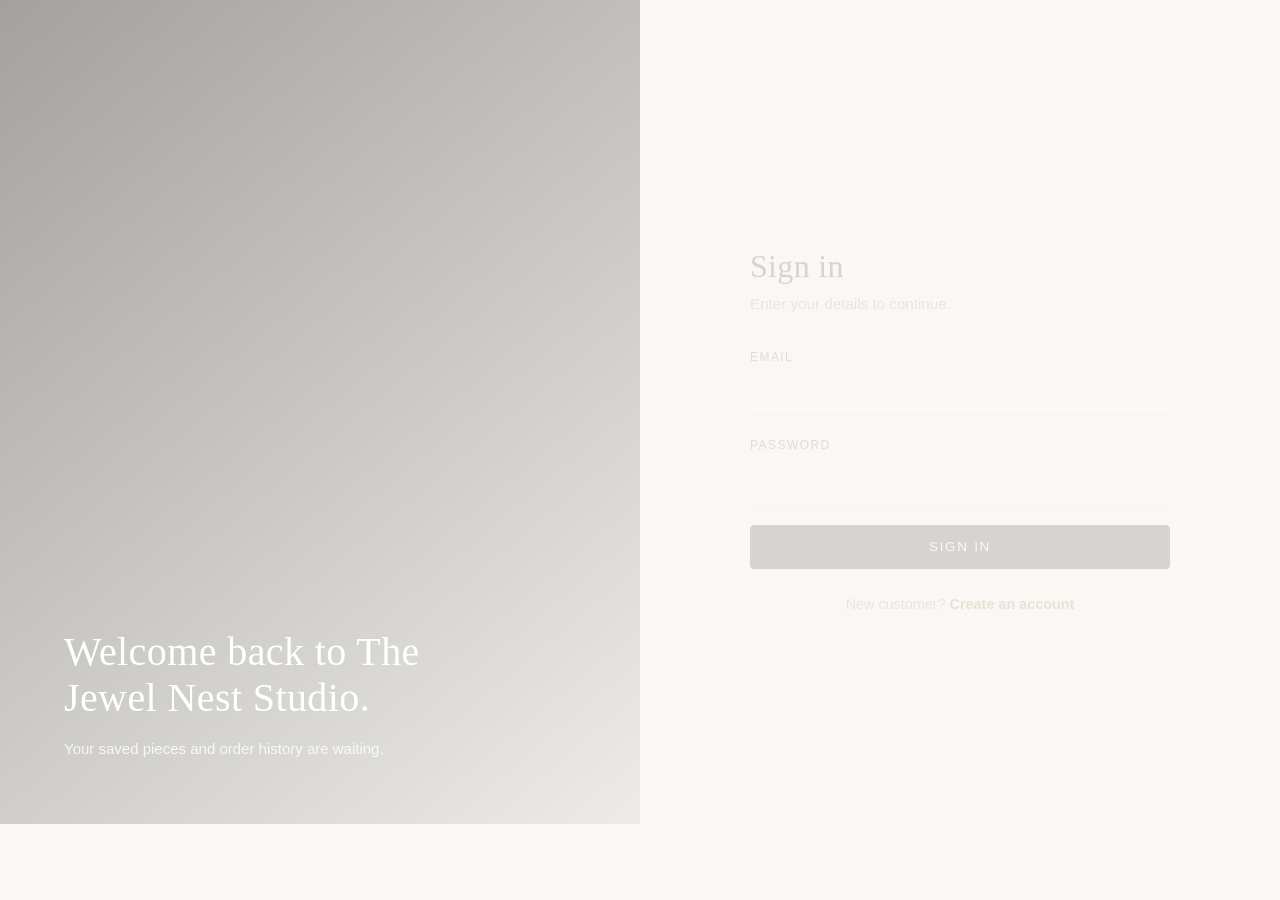
<file: frontend/admin.html>
<!DOCTYPE html>
<html lang="en">
<head>
  <meta charset="UTF-8">
  <meta name="viewport" content="width=device-width, initial-scale=1.0">
  <title>Admin — The Jewel Nest Studio</title>
  <link href="https://fonts.googleapis.com/css2?family=Cormorant+Garamond:wght@400;500;600&display=swap" rel="stylesheet">
  <link rel="stylesheet" href="css/style.css">
  <link rel="stylesheet" href="css/admin.css">
</head>
<body>
  <div id="header-slot"></div>

  <div class="admin-shell">
    <aside class="admin-sidebar">
      <h4>Admin</h4>
      <nav>
        <a href="#dashboard" class="admin-nav active" data-tab="dashboard">Dashboard</a>
        <a href="#products"  class="admin-nav" data-tab="products">Products</a>
        <a href="#orders"    class="admin-nav" data-tab="orders">Orders</a>
        <a href="#expenses"  class="admin-nav" data-tab="expenses">Expenses</a>
      </nav>
    </aside>

    <main class="admin-main">
      <!-- Dashboard -->
      <section id="tab-dashboard" class="admin-tab">
        <h2>Dashboard</h2>
        <div class="stats-grid" id="stats-grid"></div>
        <div class="admin-section">
          <header><h3>Recent Orders</h3></header>
          <div id="recent-orders"></div>
        </div>
      </section>

      <!-- Products -->
      <section id="tab-products" class="admin-tab" hidden>
        <h2>Products</h2>
        <div class="admin-section">
          <header>
            <h3 id="product-form-title">Add Product</h3>
            <button class="btn btn-sm btn-outline" id="reset-product-form" type="button">Reset</button>
          </header>
          <form id="product-form">
            <input type="hidden" name="id">
            <div style="display:grid;grid-template-columns:1fr 1fr;gap:1rem">
              <div class="field"><label>Name</label><input name="name" required></div>
              <div class="field"><label>Category</label><input name="category" required></div>
              <div class="field"><label>Price (USD)</label><input name="price" type="number" min="0" step="0.01" required></div>
              <div class="field"><label>Stock</label><input name="stock" type="number" min="0" value="0" required></div>
              <div class="field"><label>Material</label><input name="material" placeholder="e.g. 18k Gold"></div>
              <div class="field"><label>Image</label><input name="image" type="file" accept="image/*"></div>
            </div>
            <div class="field"><label>Description</label><textarea name="description" rows="3"></textarea></div>
            <div class="error-text" id="product-form-error"></div>
            <button class="btn btn-gold" type="submit">Save Product</button>
          </form>
        </div>

        <div class="admin-section">
          <header><h3>All Products</h3></header>
          <div class="table-wrap"><table class="data" id="products-table">
            <thead><tr><th>Image</th><th>Name</th><th>Category</th><th>Price</th><th>Stock</th><th></th></tr></thead>
            <tbody></tbody>
          </table></div>
        </div>
      </section>

      <!-- Orders -->
      <section id="tab-orders" class="admin-tab" hidden>
        <h2>Orders</h2>
        <div class="admin-section">
          <div class="table-wrap"><table class="data" id="orders-table">
            <thead><tr><th>#</th><th>Customer</th><th>Items</th><th>Total</th><th>Status</th><th>Placed</th><th></th></tr></thead>
            <tbody></tbody>
          </table></div>
        </div>
      </section>

      <!-- Expenses -->
      <section id="tab-expenses" class="admin-tab" hidden>
        <h2>Expense Tracker</h2>

        <div class="stats-grid" id="exp-summary"></div>

        <div class="admin-section">
          <header><h3>Add Expense</h3></header>
          <form id="expense-form" style="display:grid;grid-template-columns:repeat(4,1fr);gap:1rem;align-items:end">
            <div class="field"><label>Type</label><input name="expense_type" required placeholder="Rent, Utilities…"></div>
            <div class="field"><label>Amount</label><input name="amount" type="number" min="0" step="0.01" required></div>
            <div class="field"><label>Date</label><input name="expense_date" type="date" required></div>
            <div class="field"><label>Note</label><input name="note" placeholder="Optional"></div>
            <button class="btn btn-gold" type="submit" style="grid-column:1/-1;justify-self:start">Add Expense</button>
          </form>
        </div>

        <div class="admin-section">
          <header>
            <h3>Monthly Summary</h3>
            <select id="exp-year" style="padding:.5rem .75rem;border:1px solid var(--line);border-radius:var(--radius)"></select>
          </header>
          <div id="monthly-bars" class="monthly-bars"></div>
        </div>

        <div class="admin-section">
          <header><h3>All Expenses</h3></header>
          <div class="table-wrap"><table class="data" id="expense-table">
            <thead><tr><th>Date</th><th>Type</th><th>Amount</th><th>Note</th><th></th></tr></thead>
            <tbody></tbody>
          </table></div>
        </div>
      </section>
    </main>
  </div>

  <style>
    .monthly-bars { display: grid; grid-template-columns: repeat(12, 1fr); gap: .5rem; align-items: end; height: 220px; padding: 1rem 0; }
    .monthly-bars .bar {
      background: linear-gradient(to top, var(--gold-deep), var(--gold));
      border-radius: var(--radius) var(--radius) 0 0;
      position: relative; min-height: 4px;
      display: flex; flex-direction: column; align-items: center; justify-content: flex-end;
      transition: opacity .2s;
    }
    .monthly-bars .bar:hover { opacity: .85; }
    .monthly-bars .bar span.label {
      position: absolute; bottom: -22px; font-size: .7rem; color: var(--muted);
    }
    .monthly-bars .bar span.value {
      position: absolute; top: -20px; font-size: .7rem; color: var(--ink-soft); font-weight: 600;
    }
  </style>

  <script src="js/api.js"></script>
  <script src="js/admin.js"></script>
</body>
</html>
</file>
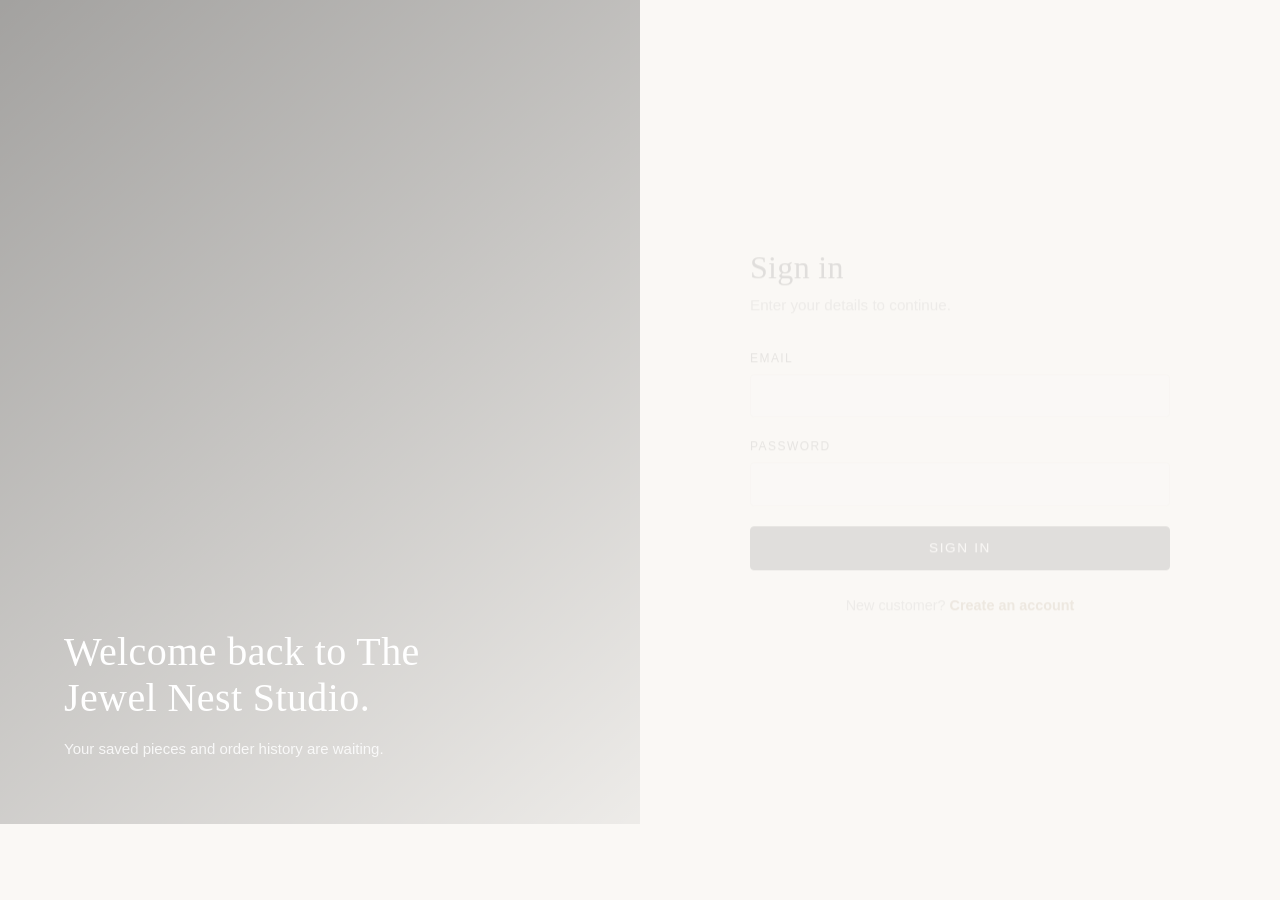
<file: frontend/cart.html>
<!DOCTYPE html>
<html lang="en">
<head>
  <meta charset="UTF-8">
  <meta name="viewport" content="width=device-width, initial-scale=1.0">
  <title>Cart — The Jewel Nest Studio</title>
  <link href="https://fonts.googleapis.com/css2?family=Cormorant+Garamond:wght@400;500;600&display=swap" rel="stylesheet">
  <link rel="stylesheet" href="css/style.css">
  <style>
    .cart-grid {
      display: grid;
      grid-template-columns: 1fr 360px;
      gap: 2.5rem;
      padding: 3rem 0;
    }
    .cart-row {
      display: grid;
      grid-template-columns: 100px 1fr auto auto auto;
      gap: 1.25rem;
      align-items: center;
      padding: 1.25rem;
      background: #fff;
      border-radius: var(--radius-lg);
      margin-bottom: 1rem;
      border: 1px solid var(--line);
    }
    .cart-row img {
      width: 100px; height: 100px; object-fit: cover;
      border-radius: var(--radius);
    }
    .cart-row-info h4 { font-family: var(--serif); font-size: 1.1rem; margin-bottom: .25rem; }
    .cart-row-info .muted { color: var(--muted); font-size: .85rem; }
    .qty-control {
      display: flex; align-items: center;
      border: 1px solid var(--line); border-radius: var(--radius);
    }
    .qty-control button {
      width: 32px; height: 36px; background: transparent;
      border: none; cursor: pointer; font-size: 1.1rem;
    }
    .qty-control input {
      width: 50px; height: 36px; text-align: center;
      border: none; border-left: 1px solid var(--line);
      border-right: 1px solid var(--line); -moz-appearance: textfield;
    }
    .qty-control input::-webkit-outer-spin-button,
    .qty-control input::-webkit-inner-spin-button {
      -webkit-appearance: none; margin: 0;
    }
    .line-total { font-weight: 600; color: var(--gold-deep); min-width: 80px; text-align: right; }
    .remove-btn {
      background: transparent; border: none; font-size: 1.5rem;
      color: var(--muted); cursor: pointer;
    }
    .remove-btn:hover { color: var(--error); }

    .cart-summary {
      background: #fff;
      border: 1px solid var(--line);
      border-radius: var(--radius-lg);
      padding: 1.75rem;
      align-self: start;
      position: sticky;
      top: calc(var(--header-h) + 1rem);
    }
    .cart-summary h3 { margin-bottom: 1rem; }
    .cart-summary .row {
      display: flex; justify-content: space-between;
      padding: .5rem 0;
    }
    .cart-summary .muted { color: var(--muted); }
    .cart-summary .total {
      font-weight: 600; font-size: 1.15rem; padding: 1rem 0;
      border-top: 1px solid var(--line); margin-top: .5rem;
    }
    .cart-summary .btn-block { margin-top: 1rem; }
    @media (max-width: 800px) {
      .cart-grid { grid-template-columns: 1fr; gap: 1.5rem; padding: 1.5rem 0; }
      .cart-row { grid-template-columns: 80px 1fr auto; }
      .cart-row .qty-control, .cart-row .line-total { grid-column: 2 / 4; justify-self: start; }
    }
  </style>
</head>
<body>
  <div id="header-slot"></div>
  <main class="container">
    <h1 style="padding-top:2.5rem">Your Cart</h1>
    <div id="cart-root"></div>
  </main>
  <div id="footer-slot"></div>
  <script src="js/api.js"></script>
  <script src="js/cart.js"></script>
</body>
</html>
</file>
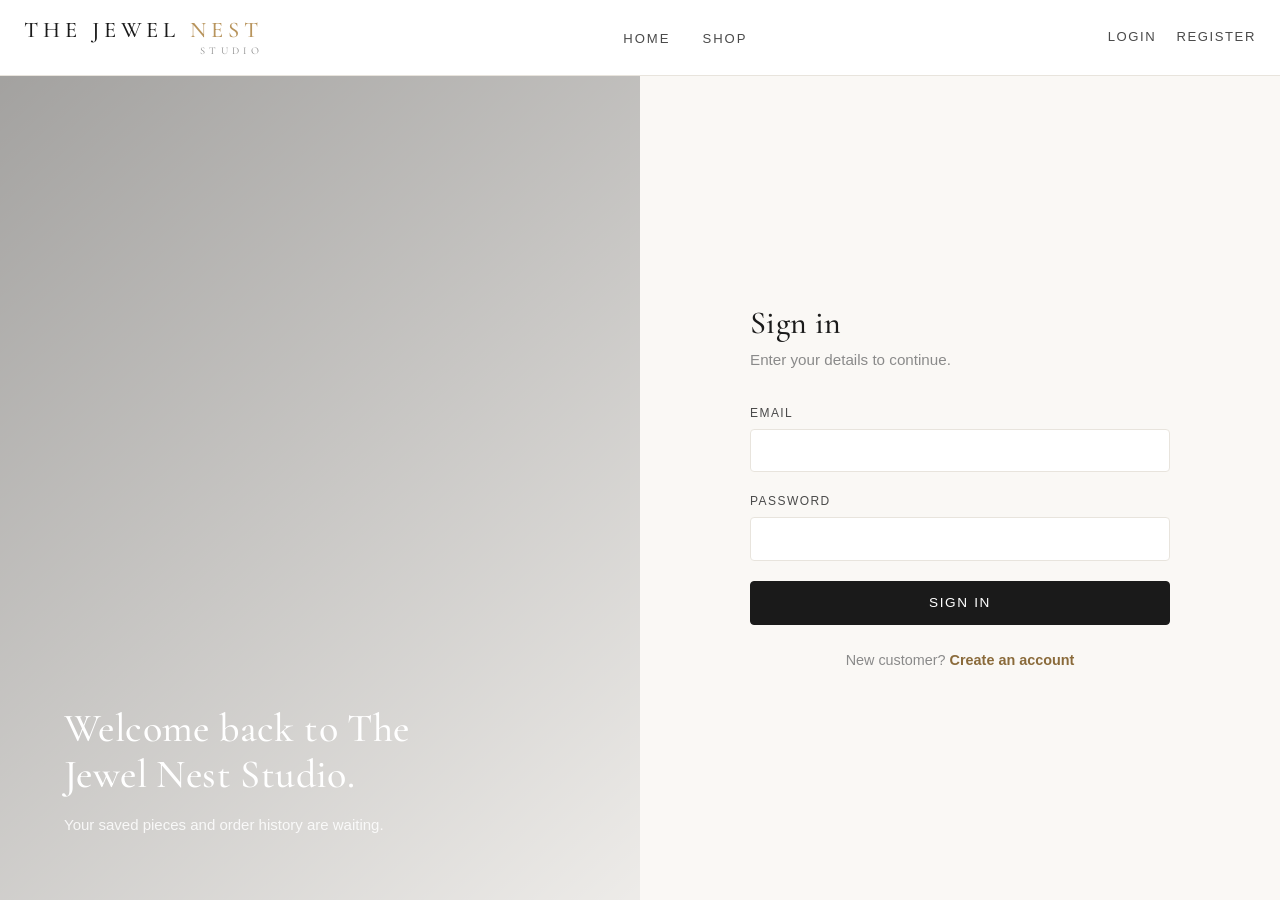
<file: frontend/checkout.html>
<!DOCTYPE html>
<html lang="en">
<head>
  <meta charset="UTF-8">
  <meta name="viewport" content="width=device-width, initial-scale=1.0">
  <title>Checkout — The Jewel Nest Studio</title>
  <link href="https://fonts.googleapis.com/css2?family=Cormorant+Garamond:wght@400;500;600&display=swap" rel="stylesheet">
  <link rel="stylesheet" href="css/style.css">
  <style>
    .co-grid { display: grid; grid-template-columns: 1fr 380px; gap: 2.5rem; padding: 3rem 0; }
    .co-form, #checkout-summary {
      background: #fff; border: 1px solid var(--line); border-radius: var(--radius-lg);
      padding: 1.75rem;
    }
    .co-form h3, #checkout-summary h3 { margin-bottom: 1.25rem; }
    .co-items { list-style: none; }
    .co-items li {
      display: grid; grid-template-columns: 60px 1fr auto;
      gap: 1rem; align-items: center; padding: .8rem 0;
      border-bottom: 1px solid var(--line);
    }
    .co-items img { width: 60px; height: 60px; object-fit: cover; border-radius: var(--radius); }
    .co-items .muted { color: var(--muted); font-size: .8rem; }
    #checkout-summary .row {
      display: flex; justify-content: space-between; padding: 1rem 0;
      font-weight: 600; font-size: 1.05rem; margin-top: .5rem;
    }
    .pay-options { display: grid; grid-template-columns: repeat(3, 1fr); gap: .5rem; }
    .pay-options label {
      border: 1px solid var(--line); padding: .8rem; border-radius: var(--radius);
      text-align: center; cursor: pointer; font-size: .85rem;
      letter-spacing: .1em; text-transform: uppercase; transition: all .2s;
    }
    .pay-options input { display: none; }
    .pay-options input:checked + span {
      color: var(--gold-deep); font-weight: 600;
    }
    .pay-options label:has(input:checked) {
      border-color: var(--gold); background: var(--gold-soft);
    }
    @media (max-width: 800px) { .co-grid { grid-template-columns: 1fr; padding: 1.5rem 0; } }
  </style>
</head>
<body>
  <div id="header-slot"></div>
  <main class="container">
    <h1 style="padding-top:2.5rem">Checkout</h1>
    <div class="co-grid">
      <form class="co-form" id="checkout-form">
        <h3>Shipping & Payment</h3>
        <div class="field">
          <label>Delivery Address</label>
          <textarea name="address" required minlength="5" placeholder="Street, City, ZIP"></textarea>
        </div>
        <div class="field">
          <label>Phone</label>
          <input name="phone" type="tel" required>
        </div>
        <div class="field">
          <label>Payment Method</label>
          <div class="pay-options">
            <label><input type="radio" name="payment_method" value="cod" checked><span>Cash on Delivery</span></label>
            <label><input type="radio" name="payment_method" value="card"><span>Card</span></label>
            <label><input type="radio" name="payment_method" value="upi"><span>UPI</span></label>
          </div>
          <div class="helper">Payment is simulated for this demo — no charge will be made.</div>
        </div>
        <div class="error-text" id="co-error"></div>
        <button class="btn btn-gold btn-block" type="submit">Place Order</button>
      </form>

      <aside id="checkout-summary"></aside>
    </div>
  </main>
  <div id="footer-slot"></div>
  <script src="js/api.js"></script>
  <script src="js/checkout.js"></script>
</body>
</html>
</file>
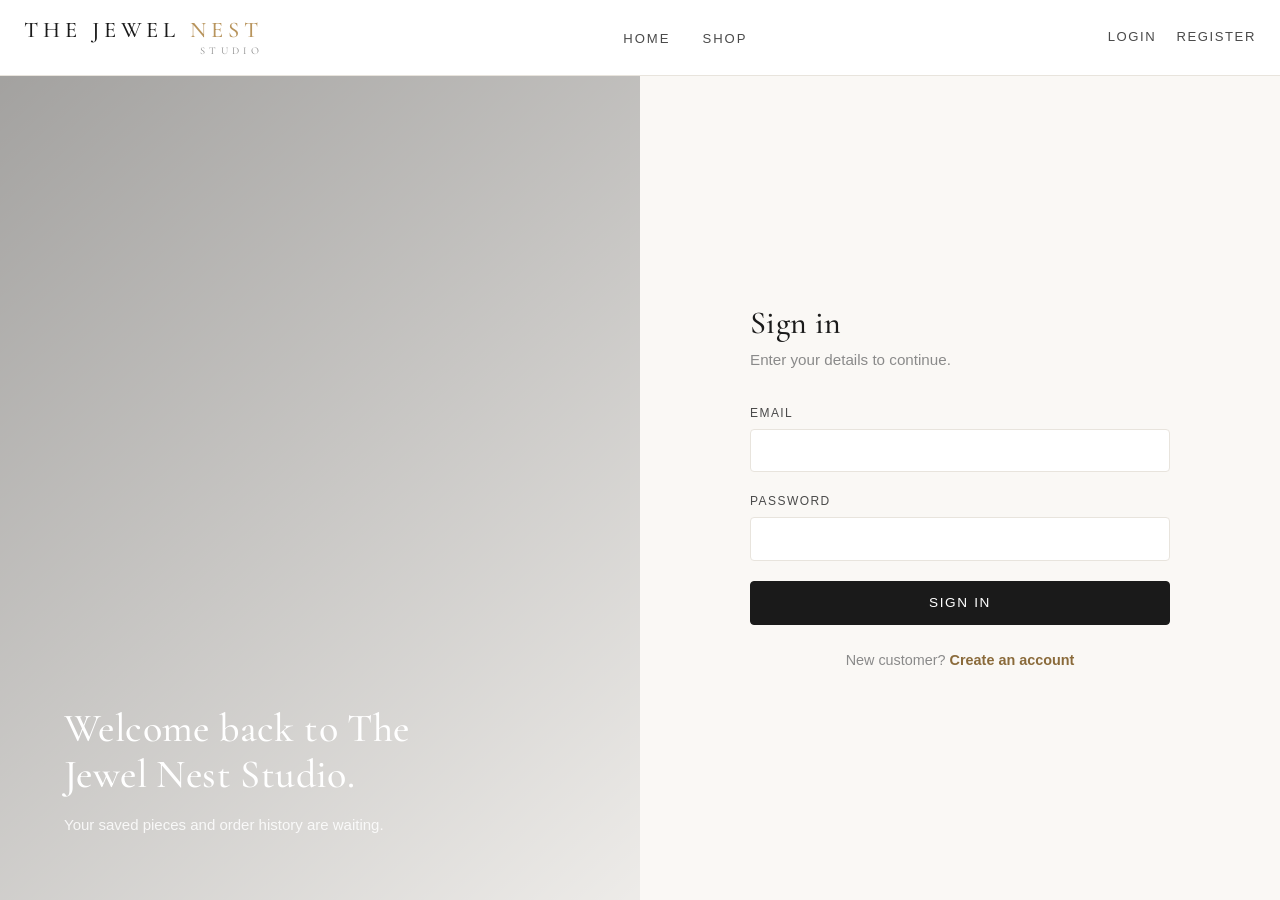
<file: frontend/login.html>
<!DOCTYPE html>
<html lang="en">
<head>
  <meta charset="UTF-8">
  <meta name="viewport" content="width=device-width, initial-scale=1.0">
  <title>Login — The Jewel Nest Studio</title>
  <link href="https://fonts.googleapis.com/css2?family=Cormorant+Garamond:wght@400;500;600&display=swap" rel="stylesheet">
  <link rel="stylesheet" href="css/style.css">
  <link rel="stylesheet" href="css/auth.css">
</head>
<body>
  <div id="header-slot"></div>

  <div class="auth-wrap">
    <div class="auth-art">
      <div>
        <h2>Welcome back to The Jewel Nest Studio.</h2>
        <p>Your saved pieces and order history are waiting.</p>
      </div>
    </div>
    <div class="auth-form-wrap">
      <form class="auth-form" id="login-form">
        <h1>Sign in</h1>
        <p class="sub">Enter your details to continue.</p>

        <div class="field">
          <label for="email">Email</label>
          <input type="email" id="email" name="email" required autocomplete="email">
        </div>
        <div class="field">
          <label for="password">Password</label>
          <input type="password" id="password" name="password" required autocomplete="current-password">
        </div>
        <div class="error-text" id="form-error"></div>
        <button type="submit" class="btn btn-block">Sign In</button>
        <div class="swap">New customer? <a href="register.html">Create an account</a></div>
      </form>
    </div>
  </div>

  <script src="js/api.js"></script>
  <script>document.addEventListener('DOMContentLoaded', () => renderHeader());</script>
  <script src="js/auth.js"></script>
</body>
</html>
</file>
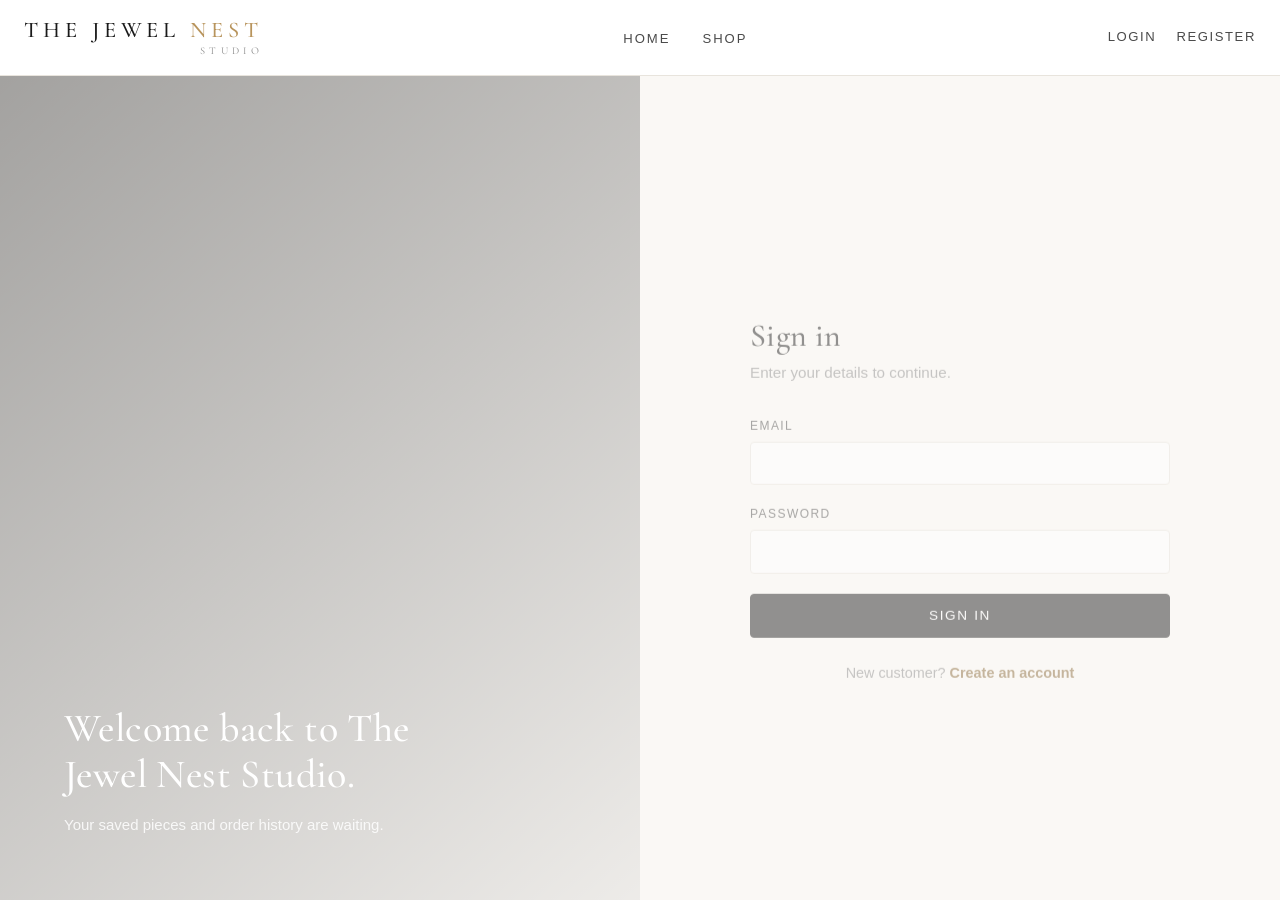
<file: frontend/orders.html>
<!DOCTYPE html>
<html lang="en">
<head>
  <meta charset="UTF-8">
  <meta name="viewport" content="width=device-width, initial-scale=1.0">
  <title>My Orders — The Jewel Nest Studio</title>
  <link href="https://fonts.googleapis.com/css2?family=Cormorant+Garamond:wght@400;500;600&display=swap" rel="stylesheet">
  <link rel="stylesheet" href="css/style.css">
  <style>
    .order-card {
      background: #fff; border: 1px solid var(--line); border-radius: var(--radius-lg);
      padding: 1.5rem; margin-bottom: 1.25rem;
    }
    .order-card header {
      display: flex; justify-content: space-between; align-items: center;
      padding-bottom: 1rem; border-bottom: 1px solid var(--line); margin-bottom: 1rem;
    }
    .order-card .small { font-size: .8rem; }
    .order-card .muted { color: var(--muted); }
    .order-items { display: flex; flex-direction: column; gap: .5rem; }
    .order-item {
      display: flex; justify-content: space-between;
      font-size: .9rem; color: var(--ink-soft);
    }
    .order-card footer {
      display: flex; justify-content: space-between; align-items: flex-end;
      padding-top: 1rem; margin-top: 1rem; border-top: 1px solid var(--line);
    }
  </style>
</head>
<body>
  <div id="header-slot"></div>
  <main class="container">
    <h1 style="padding-top:2.5rem;margin-bottom:2rem">My Orders</h1>
    <div id="orders-root"></div>
  </main>
  <div id="footer-slot"></div>
  <script src="js/api.js"></script>
  <script src="js/orders.js"></script>
</body>
</html>
</file>
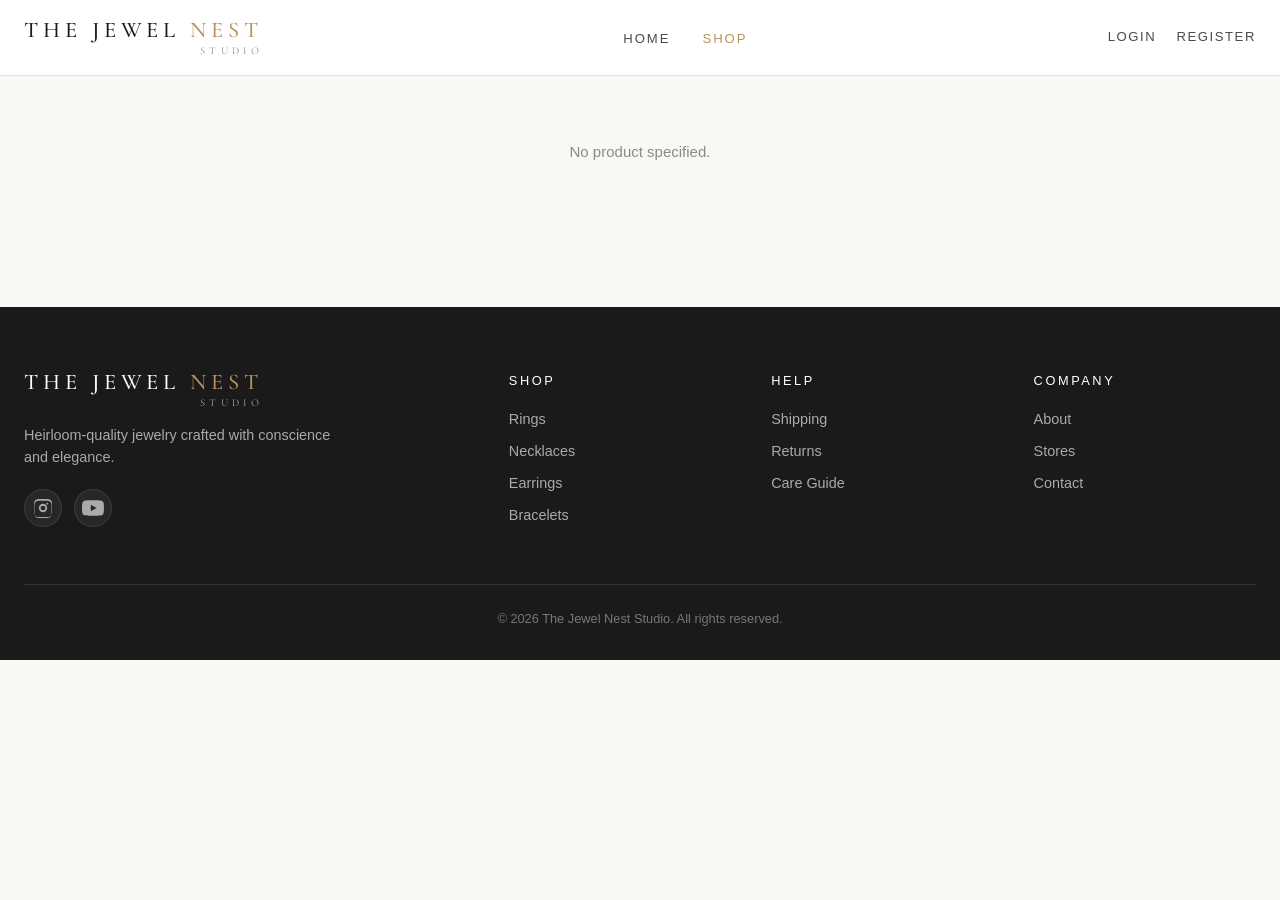
<file: frontend/product-details.html>
<!DOCTYPE html>
<html lang="en">
<head>
  <meta charset="UTF-8">
  <meta name="viewport" content="width=device-width, initial-scale=1.0">
  <title>Product — The Jewel Nest Studio</title>
  <link href="https://fonts.googleapis.com/css2?family=Cormorant+Garamond:wght@400;500;600&display=swap" rel="stylesheet">
  <link rel="stylesheet" href="css/style.css">
  <style>
    .pd-grid {
      display: grid;
      grid-template-columns: 1fr 1fr;
      gap: 4rem;
      padding: 3rem 0;
    }
    .pd-img {
      background: var(--gold-soft);
      border-radius: var(--radius-lg);
      overflow: hidden;
      aspect-ratio: 1;
    }
    .pd-img img { width: 100%; height: 100%; object-fit: cover; }
    .pd-info .cat {
      font-size: .75rem; letter-spacing: .2em;
      text-transform: uppercase; color: var(--muted); margin-bottom: .75rem;
    }
    .pd-info h1 { margin-bottom: 1rem; }
    .rating-line {
      color: var(--gold-deep); font-weight: 600;
      margin-bottom: 1rem; font-size: .95rem;
    }
    .rating-line span { color: var(--muted); font-weight: 400; }
    .pd-price {
      font-family: var(--serif); font-size: 2rem;
      color: var(--gold-deep); margin: 1rem 0 1.5rem;
    }
    .pd-info .meta { color: var(--ink-soft); margin-bottom: .75rem; font-size: .9rem; }
    .pd-desc { color: var(--ink-soft); line-height: 1.7; margin-bottom: 1.5rem; }
    .pd-stock { font-size: .85rem; margin-bottom: 1.5rem; }
    .pd-stock.ok  { color: var(--success); }
    .pd-stock.out { color: var(--error); }
    .pd-actions {
      display: flex; gap: 1rem; align-items: center;
    }
    .pd-actions input {
      width: 80px; padding: .85rem .6rem; border: 1px solid var(--line);
      border-radius: var(--radius); text-align: center; font-size: 1rem;
    }
    .pd-reviews { padding: 3rem 0; border-top: 1px solid var(--line); }
    .pd-reviews h2 { margin-bottom: 2rem; }
    .review {
      padding: 1.25rem 0; border-bottom: 1px solid var(--line);
    }
    .review-head {
      display: flex; gap: 1rem; align-items: center; margin-bottom: .5rem;
    }
    .review-head .stars { color: var(--gold); }
    .review-head .date  { color: var(--muted); font-size: .8rem; margin-left: auto; }
    .review-form {
      background: #fff; border: 1px solid var(--line); border-radius: var(--radius-lg);
      padding: 1.5rem; margin-bottom: 2rem;
    }
    .review-form h3 { margin-bottom: 1rem; }
    .stars-input { display: flex; gap: .25rem; margin-bottom: 1rem; }
    .stars-input button {
      background: transparent; border: none; cursor: pointer;
      font-size: 1.6rem; color: var(--gold);
    }
    .login-hint {
      background: var(--gold-soft); padding: 1rem; border-radius: var(--radius);
      text-align: center; margin-bottom: 1.5rem;
    }
    .login-hint a { color: var(--gold-deep); font-weight: 600; }
    @media (max-width: 800px) { .pd-grid { grid-template-columns: 1fr; gap: 2rem; padding: 1.5rem 0; } }
  </style>
</head>
<body>
  <div id="header-slot"></div>
  <main class="container" id="pd-root"></main>
  <div id="footer-slot"></div>
  <script src="js/api.js"></script>
  <script src="js/product-details.js"></script>
</body>
</html>
</file>
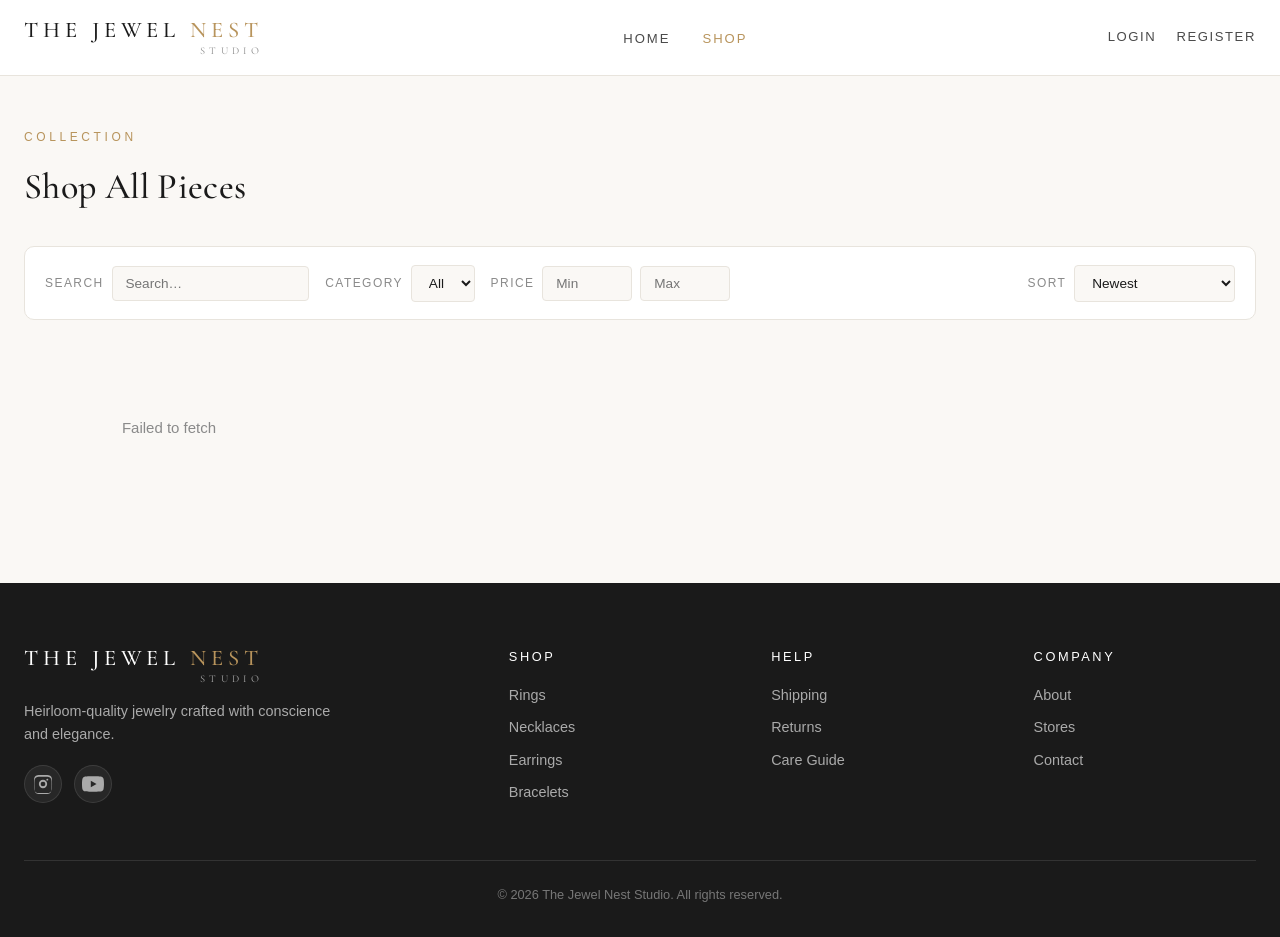
<file: frontend/products.html>
<!DOCTYPE html>
<html lang="en">
<head>
  <meta charset="UTF-8">
  <meta name="viewport" content="width=device-width, initial-scale=1.0">
  <title>Shop — The Jewel Nest Studio</title>
  <link href="https://fonts.googleapis.com/css2?family=Cormorant+Garamond:wght@400;500;600&display=swap" rel="stylesheet">
  <link rel="stylesheet" href="css/style.css">
</head>
<body>
  <div id="header-slot"></div>

  <main class="container" style="padding-top:3rem">
    <div class="section-head" style="text-align:left;margin-bottom:2rem">
      <span class="eyebrow">Collection</span>
      <h2>Shop All Pieces</h2>
    </div>

    <div class="toolbar">
      <div class="group">
        <label for="f-search">Search</label>
        <input id="f-search" type="search" placeholder="Search…">
      </div>
      <div class="group">
        <label for="f-category">Category</label>
        <select id="f-category"><option value="">All</option></select>
      </div>
      <div class="group">
        <label>Price</label>
        <input id="f-min" type="number" placeholder="Min" min="0" style="width:90px">
        <input id="f-max" type="number" placeholder="Max" min="0" style="width:90px">
      </div>
      <div class="group" style="margin-left:auto">
        <label for="f-sort">Sort</label>
        <select id="f-sort">
          <option value="newest">Newest</option>
          <option value="price_asc">Price: Low → High</option>
          <option value="price_desc">Price: High → Low</option>
          <option value="rating">Top Rated</option>
        </select>
      </div>
    </div>

    <div class="products-grid" id="products-grid"></div>
  </main>

  <div id="footer-slot"></div>
  <script src="js/api.js"></script>
  <script src="js/products.js"></script>
</body>
</html>
</file>
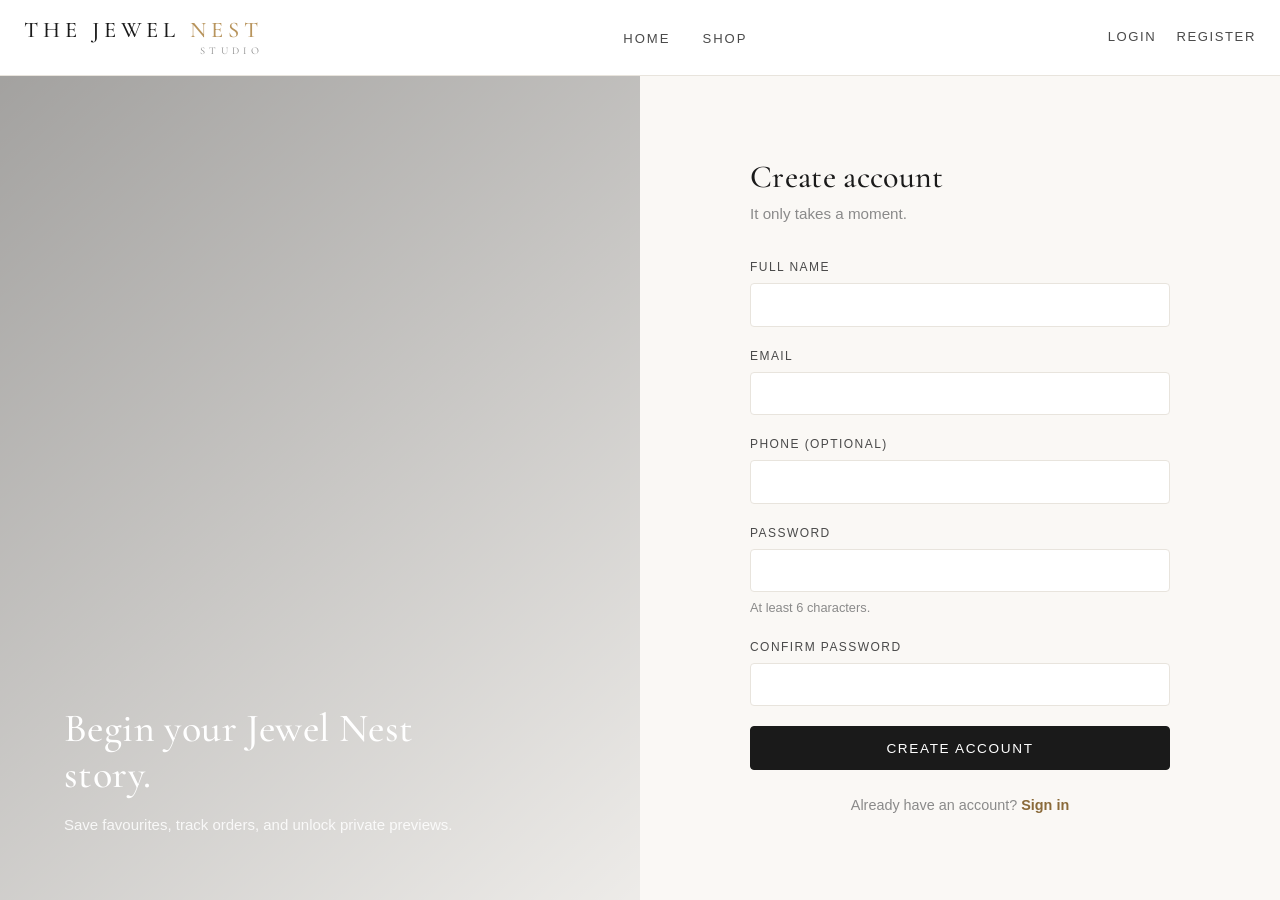
<file: frontend/register.html>
<!DOCTYPE html>
<html lang="en">
<head>
  <meta charset="UTF-8">
  <meta name="viewport" content="width=device-width, initial-scale=1.0">
  <title>Create Account — The Jewel Nest Studio</title>
  <link href="https://fonts.googleapis.com/css2?family=Cormorant+Garamond:wght@400;500;600&display=swap" rel="stylesheet">
  <link rel="stylesheet" href="css/style.css">
  <link rel="stylesheet" href="css/auth.css">
</head>
<body>
  <div id="header-slot"></div>

  <div class="auth-wrap">
    <div class="auth-art">
      <div>
        <h2>Begin your Jewel Nest story.</h2>
        <p>Save favourites, track orders, and unlock private previews.</p>
      </div>
    </div>
    <div class="auth-form-wrap">
      <form class="auth-form" id="register-form">
        <h1>Create account</h1>
        <p class="sub">It only takes a moment.</p>

        <div class="field">
          <label>Full Name</label>
          <input type="text" name="name" required minlength="2">
        </div>
        <div class="field">
          <label>Email</label>
          <input type="email" name="email" required>
        </div>
        <div class="field">
          <label>Phone (optional)</label>
          <input type="tel" name="phone">
        </div>
        <div class="field">
          <label>Password</label>
          <input type="password" name="password" required minlength="6">
          <div class="helper">At least 6 characters.</div>
        </div>
        <div class="field">
          <label>Confirm Password</label>
          <input type="password" name="confirm" required minlength="6">
        </div>
        <div class="error-text" id="form-error"></div>
        <button type="submit" class="btn btn-block">Create Account</button>
        <div class="swap">Already have an account? <a href="login.html">Sign in</a></div>
      </form>
    </div>
  </div>

  <script src="js/api.js"></script>
  <script>document.addEventListener('DOMContentLoaded', () => renderHeader());</script>
  <script src="js/auth.js"></script>
</body>
</html>
</file>
<file: frontend/css/style.css>
/* ============================================================
   Jewelry Store — global styles
   Premium, minimal, elegant. Mobile-first.
   ============================================================ */

:root {
  --bg:           #faf8f5;
  --bg-2:         #ffffff;
  --ink:          #1a1a1a;
  --ink-soft:     #4a4a4a;
  --muted:        #8a8a8a;
  --line:         #e8e4dd;
  --gold:         #b8945c;
  --gold-deep:    #8a6a3a;
  --gold-soft:    #f3e9d4;
  --rose:         #c8a08a;
  --accent:       #7a5230;
  --error:        #c0392b;
  --success:      #2e7d32;
  --shadow-sm:    0 2px 6px rgba(0, 0, 0, .04);
  --shadow-md:    0 8px 24px rgba(0, 0, 0, .08);
  --radius:       4px;
  --radius-lg:    10px;
  --serif:        'Cormorant Garamond', 'Playfair Display', Georgia, serif;
  --sans:         -apple-system, BlinkMacSystemFont, 'Segoe UI', Roboto, sans-serif;
  --max:          1280px;
  --header-h:     76px;
}

* { box-sizing: border-box; margin: 0; padding: 0; }

html { scroll-behavior: smooth; }
body {
  font-family: var(--sans);
  font-size: 15px;
  color: var(--ink);
  background: var(--bg);
  line-height: 1.55;
  -webkit-font-smoothing: antialiased;
}

a { color: var(--ink); text-decoration: none; transition: color .2s; }
a:hover { color: var(--gold); }

img { max-width: 100%; display: block; }

h1, h2, h3, h4 { font-family: var(--serif); font-weight: 500; letter-spacing: .01em; }
h1 { font-size: clamp(2rem, 5vw, 3.5rem); line-height: 1.1; }
h2 { font-size: clamp(1.5rem, 3vw, 2.25rem); }
h3 { font-size: 1.25rem; }

.container {
  max-width: var(--max);
  margin: 0 auto;
  padding: 0 1.5rem;
}

/* -------- Buttons -------- */
.btn {
  display: inline-flex;
  align-items: center;
  justify-content: center;
  gap: .5rem;
  padding: .85rem 1.6rem;
  border: 1px solid var(--ink);
  background: var(--ink);
  color: #fff;
  font-family: var(--sans);
  font-size: .85rem;
  font-weight: 500;
  letter-spacing: .12em;
  text-transform: uppercase;
  cursor: pointer;
  transition: all .25s ease;
  border-radius: var(--radius);
}
.btn:hover { background: var(--gold-deep); border-color: var(--gold-deep); color: #fff; }
.btn-outline {
  background: transparent;
  color: var(--ink);
}
.btn-outline:hover { background: var(--ink); color: #fff; }
.btn-gold {
  background: var(--gold);
  border-color: var(--gold);
}
.btn-gold:hover { background: var(--gold-deep); border-color: var(--gold-deep); }
.btn-sm { padding: .55rem 1rem; font-size: .75rem; }
.btn-block { width: 100%; }
.btn:disabled { opacity: .6; cursor: not-allowed; }

/* -------- Header / Nav -------- */
.site-header {
  position: sticky;
  top: 0;
  z-index: 50;
  background: rgba(255, 255, 255, .94);
  backdrop-filter: blur(10px);
  border-bottom: 1px solid var(--line);
  height: var(--header-h);
  display: flex;
  align-items: center;
}
.site-header .container {
  display: flex;
  align-items: center;
  justify-content: space-between;
  width: 100%;
}
.brand {
  font-family: var(--serif);
  color: var(--ink);
  text-transform: uppercase;
  display: inline-flex;
  flex-direction: column;
  line-height: 1;
  text-decoration: none;
}
.brand .brand-main {
  font-size: 1.4rem;
  letter-spacing: .22em;
  font-weight: 500;
}
.brand .brand-accent { color: var(--gold); }
.brand .brand-sub {
  font-size: .65rem;
  letter-spacing: .42em;
  color: var(--muted);
  margin-top: .25rem;
  align-self: flex-end;
}
.site-footer .brand .brand-sub { color: #aaa; }
.site-footer .brand .brand-main { color: #fff; }

.social-row {
  display: flex;
  gap: .75rem;
  margin-top: 1.25rem;
}
.social-row a {
  display: inline-flex;
  align-items: center;
  justify-content: center;
  width: 38px;
  height: 38px;
  border-radius: 50%;
  background: rgba(255, 255, 255, .06);
  color: #ccc;
  border: 1px solid rgba(255, 255, 255, .1);
  transition: all .25s;
}
.social-row a:hover {
  background: var(--gold);
  color: #fff;
  border-color: var(--gold);
  transform: translateY(-2px);
}

.nav-links {
  display: flex;
  gap: 2rem;
  list-style: none;
  align-items: center;
}
.nav-links a {
  font-size: .82rem;
  letter-spacing: .15em;
  text-transform: uppercase;
  color: var(--ink-soft);
  font-weight: 500;
}
.nav-links a:hover, .nav-links a.active { color: var(--gold); }

.nav-actions {
  display: flex;
  gap: 1.25rem;
  align-items: center;
}
.nav-actions a, .nav-actions button {
  font-size: .82rem;
  letter-spacing: .12em;
  text-transform: uppercase;
  color: var(--ink-soft);
  background: transparent;
  border: none;
  cursor: pointer;
  font-family: var(--sans);
  position: relative;
}
.cart-badge {
  position: absolute;
  top: -8px;
  right: -14px;
  background: var(--gold);
  color: #fff;
  font-size: .65rem;
  border-radius: 999px;
  padding: 2px 6px;
  min-width: 18px;
  text-align: center;
}

.menu-toggle {
  display: none;
  background: transparent;
  border: none;
  font-size: 1.5rem;
  cursor: pointer;
}

/* -------- Hero -------- */
.hero {
  position: relative;
  min-height: 78vh;
  display: flex;
  align-items: center;
  background:
    linear-gradient(115deg, rgba(0,0,0,.4) 0%, rgba(0,0,0,.15) 50%, rgba(0,0,0,0) 100%),
    url('https://images.unsplash.com/photo-1515562141207-7a88fb7ce338?w=1800') center/cover no-repeat;
  color: #fff;
}
.hero-inner { max-width: 600px; padding: 0 1.5rem; animation: fadeUp 1s ease both; }
.hero h1 { font-size: clamp(2.5rem, 6vw, 4.5rem); margin-bottom: 1rem; }
.hero p {
  font-size: 1.05rem;
  margin-bottom: 2rem;
  opacity: .9;
  max-width: 460px;
}
.hero .btn { background: #fff; color: var(--ink); border-color: #fff; }
.hero .btn:hover { background: var(--gold); border-color: var(--gold); color: #fff; }

@keyframes fadeUp {
  from { opacity: 0; transform: translateY(24px); }
  to   { opacity: 1; transform: translateY(0); }
}
@keyframes shimmer {
  0%   { background-position: -200% 0; }
  100% { background-position: 200% 0; }
}

/* -------- Sections -------- */
.section { padding: 5rem 0; }
.section-head {
  text-align: center;
  margin-bottom: 3rem;
}
.section-head .eyebrow {
  display: inline-block;
  font-size: .75rem;
  letter-spacing: .3em;
  text-transform: uppercase;
  color: var(--gold);
  margin-bottom: .75rem;
}
.section-head h2 { margin-bottom: .5rem; }
.section-head p { color: var(--muted); max-width: 600px; margin: 0 auto; }

/* -------- Categories grid -------- */
.cat-grid {
  display: grid;
  grid-template-columns: repeat(auto-fit, minmax(220px, 1fr));
  gap: 1.5rem;
}
.cat-card {
  position: relative;
  overflow: hidden;
  border-radius: var(--radius-lg);
  aspect-ratio: 3 / 4;
  background: var(--bg-2);
  cursor: pointer;
}
.cat-card img {
  width: 100%; height: 100%; object-fit: cover;
  transition: transform .8s ease;
}
.cat-card:hover img { transform: scale(1.06); }
.cat-card-inner {
  position: absolute;
  inset: 0;
  display: flex;
  align-items: flex-end;
  padding: 1.5rem;
  background: linear-gradient(to top, rgba(0,0,0,.55), rgba(0,0,0,0) 60%);
  color: #fff;
}
.cat-card h3 { font-size: 1.4rem; color: #fff; }

/* -------- Products grid -------- */
.products-grid {
  display: grid;
  grid-template-columns: repeat(auto-fill, minmax(240px, 1fr));
  gap: 2rem 1.5rem;
}
.product-card {
  background: var(--bg-2);
  border-radius: var(--radius-lg);
  overflow: hidden;
  transition: transform .3s, box-shadow .3s;
  cursor: pointer;
  display: flex;
  flex-direction: column;
}
.product-card:hover {
  transform: translateY(-4px);
  box-shadow: var(--shadow-md);
}
.product-card .img-wrap {
  aspect-ratio: 1;
  overflow: hidden;
  background: var(--gold-soft);
}
.product-card img { width: 100%; height: 100%; object-fit: cover; transition: transform .6s; }
.product-card:hover img { transform: scale(1.04); }
.product-body { padding: 1rem 1.1rem 1.4rem; }
.product-card h3 {
  font-family: var(--serif);
  font-size: 1.15rem;
  margin-bottom: .35rem;
}
.product-card .cat {
  font-size: .7rem;
  letter-spacing: .15em;
  text-transform: uppercase;
  color: var(--muted);
  margin-bottom: .5rem;
}
.product-card .price {
  font-weight: 600;
  color: var(--gold-deep);
  font-size: 1.05rem;
}
.product-card .rating {
  font-size: .8rem;
  color: var(--muted);
  margin-top: .25rem;
}

/* -------- Filters bar -------- */
.toolbar {
  display: flex;
  flex-wrap: wrap;
  gap: 1rem;
  align-items: center;
  background: var(--bg-2);
  padding: 1.1rem 1.25rem;
  border-radius: var(--radius-lg);
  margin-bottom: 2rem;
  border: 1px solid var(--line);
}
.toolbar select, .toolbar input {
  padding: .55rem .8rem;
  border: 1px solid var(--line);
  border-radius: var(--radius);
  background: var(--bg);
  font-family: var(--sans);
  font-size: .85rem;
  color: var(--ink);
}
.toolbar input:focus, .toolbar select:focus {
  outline: none;
  border-color: var(--gold);
}
.toolbar .group { display: flex; gap: .5rem; align-items: center; }
.toolbar label {
  font-size: .75rem;
  letter-spacing: .12em;
  text-transform: uppercase;
  color: var(--muted);
}

/* -------- Forms -------- */
.field { margin-bottom: 1.25rem; }
.field label {
  display: block;
  font-size: .75rem;
  letter-spacing: .12em;
  text-transform: uppercase;
  color: var(--ink-soft);
  margin-bottom: .4rem;
}
.field input, .field select, .field textarea {
  width: 100%;
  padding: .8rem .9rem;
  border: 1px solid var(--line);
  border-radius: var(--radius);
  background: #fff;
  font-family: var(--sans);
  font-size: .92rem;
  color: var(--ink);
  transition: border-color .2s, box-shadow .2s;
}
.field input:focus, .field select:focus, .field textarea:focus {
  outline: none;
  border-color: var(--gold);
  box-shadow: 0 0 0 3px rgba(184, 148, 92, .15);
}
.field textarea { min-height: 100px; resize: vertical; }

.helper { font-size: .8rem; color: var(--muted); margin-top: .35rem; }
.error-text { color: var(--error); font-size: .85rem; margin-top: .5rem; }
.success-text { color: var(--success); font-size: .85rem; margin-top: .5rem; }

/* -------- Footer -------- */
.site-footer {
  background: var(--ink);
  color: #c8c8c8;
  padding: 4rem 0 2rem;
  margin-top: 5rem;
}
.site-footer .grid {
  display: grid;
  grid-template-columns: 2fr 1fr 1fr 1fr;
  gap: 2.5rem;
  margin-bottom: 3rem;
}
.site-footer h4 {
  color: #fff;
  font-family: var(--sans);
  font-size: .8rem;
  letter-spacing: .2em;
  text-transform: uppercase;
  margin-bottom: 1rem;
}
.site-footer ul { list-style: none; }
.site-footer ul li { margin-bottom: .55rem; }
.site-footer a { color: #aaa; font-size: .9rem; }
.site-footer a:hover { color: var(--gold); }
.site-footer .copy {
  border-top: 1px solid #333;
  padding-top: 1.5rem;
  font-size: .8rem;
  color: #777;
  text-align: center;
}

/* -------- Toast -------- */
.toast {
  position: fixed;
  bottom: 1.5rem;
  right: 1.5rem;
  background: var(--ink);
  color: #fff;
  padding: .9rem 1.3rem;
  border-radius: var(--radius);
  font-size: .9rem;
  box-shadow: var(--shadow-md);
  z-index: 9999;
  opacity: 0;
  transform: translateY(8px);
  pointer-events: none;
  transition: opacity .25s, transform .25s;
}
.toast.show { opacity: 1; transform: translateY(0); }
.toast.error { background: var(--error); }
.toast.success { background: var(--success); }

/* -------- Empty state -------- */
.empty {
  text-align: center;
  padding: 4rem 2rem;
  color: var(--muted);
}

/* -------- Tables (orders, admin) -------- */
.table-wrap {
  overflow-x: auto;
  background: var(--bg-2);
  border-radius: var(--radius-lg);
  border: 1px solid var(--line);
}
table.data {
  width: 100%;
  border-collapse: collapse;
  font-size: .9rem;
}
table.data th {
  text-align: left;
  padding: 1rem;
  background: var(--gold-soft);
  font-weight: 600;
  font-size: .75rem;
  letter-spacing: .14em;
  text-transform: uppercase;
  color: var(--ink-soft);
  border-bottom: 1px solid var(--line);
}
table.data td {
  padding: 1rem;
  border-bottom: 1px solid var(--line);
  vertical-align: top;
}
table.data tr:last-child td { border-bottom: none; }

.badge {
  display: inline-block;
  padding: .25rem .65rem;
  border-radius: 999px;
  font-size: .7rem;
  letter-spacing: .1em;
  text-transform: uppercase;
  background: var(--gold-soft);
  color: var(--gold-deep);
}
.badge.pending  { background: #fff4d6; color: #8a6a00; }
.badge.processing { background: #e3f2fd; color: #1565c0; }
.badge.shipped  { background: #f3e5f5; color: #6a1b9a; }
.badge.delivered { background: #e8f5e9; color: #2e7d32; }
.badge.cancelled { background: #ffebee; color: #c62828; }

/* -------- Loading skeleton -------- */
.skeleton {
  background: linear-gradient(90deg, #eee 25%, #f5f5f5 50%, #eee 75%);
  background-size: 200% 100%;
  animation: shimmer 1.4s infinite;
  border-radius: var(--radius);
}

/* -------- Responsive -------- */
@media (max-width: 800px) {
  .nav-links { display: none; }
  .menu-toggle { display: block; }
  .nav-links.open {
    display: flex;
    position: absolute;
    top: var(--header-h);
    left: 0; right: 0;
    background: #fff;
    flex-direction: column;
    padding: 1.5rem;
    border-bottom: 1px solid var(--line);
    gap: 1.25rem;
  }
  .site-footer .grid { grid-template-columns: 1fr 1fr; }
}
@media (max-width: 480px) {
  .site-footer .grid { grid-template-columns: 1fr; }
  .toolbar { flex-direction: column; align-items: stretch; }
}
</file>
<file: frontend/css/admin.css>
/* Admin panel layout */
.admin-shell {
  display: grid;
  grid-template-columns: 240px 1fr;
  min-height: calc(100vh - var(--header-h));
}
.admin-sidebar {
  background: #fff;
  border-right: 1px solid var(--line);
  padding: 2rem 1rem;
}
.admin-sidebar h4 {
  font-size: .75rem;
  letter-spacing: .15em;
  text-transform: uppercase;
  color: var(--muted);
  margin-bottom: 1rem;
  padding-left: .75rem;
}
.admin-sidebar nav { display: flex; flex-direction: column; gap: .25rem; }
.admin-sidebar nav a {
  padding: .75rem 1rem;
  border-radius: var(--radius);
  font-size: .9rem;
  color: var(--ink-soft);
  display: flex;
  align-items: center;
  gap: .65rem;
}
.admin-sidebar nav a:hover { background: var(--gold-soft); color: var(--ink); }
.admin-sidebar nav a.active {
  background: var(--ink);
  color: #fff;
}

.admin-main { padding: 2.5rem; background: var(--bg); }
.admin-main h2 { font-size: 1.75rem; margin-bottom: 1.5rem; }

.stats-grid {
  display: grid;
  grid-template-columns: repeat(auto-fit, minmax(200px, 1fr));
  gap: 1.25rem;
  margin-bottom: 2rem;
}
.stat-card {
  background: #fff;
  border: 1px solid var(--line);
  border-radius: var(--radius-lg);
  padding: 1.5rem;
  position: relative;
  overflow: hidden;
}
.stat-card::before {
  content: '';
  position: absolute;
  top: 0; left: 0; bottom: 0;
  width: 4px;
  background: var(--gold);
}
.stat-card .label {
  font-size: .72rem;
  letter-spacing: .15em;
  text-transform: uppercase;
  color: var(--muted);
  margin-bottom: .5rem;
}
.stat-card .value {
  font-family: var(--serif);
  font-size: 2rem;
  color: var(--ink);
}

.admin-section {
  background: #fff;
  border: 1px solid var(--line);
  border-radius: var(--radius-lg);
  padding: 1.75rem;
  margin-bottom: 2rem;
}
.admin-section header {
  display: flex;
  align-items: center;
  justify-content: space-between;
  margin-bottom: 1.25rem;
}
.admin-section h3 { font-size: 1.25rem; }

.tab-bar { display: none; }

@media (max-width: 800px) {
  .admin-shell { grid-template-columns: 1fr; }
  .admin-sidebar {
    border-right: none;
    border-bottom: 1px solid var(--line);
    padding: 1rem;
  }
  .admin-sidebar nav {
    flex-direction: row;
    overflow-x: auto;
  }
  .admin-sidebar h4 { display: none; }
  .admin-main { padding: 1.5rem; }
}
</file>
<file: frontend/css/auth.css>
/* Auth pages — login & register */
.auth-wrap {
  min-height: calc(100vh - var(--header-h));
  display: grid;
  grid-template-columns: 1fr 1fr;
}
.auth-art {
  background:
    linear-gradient(140deg, rgba(0,0,0,.35), rgba(0,0,0,.05)),
    url('https://images.unsplash.com/photo-1522338242992-e1a54906a8da?w=1400') center/cover;
  position: relative;
  display: flex;
  align-items: flex-end;
  padding: 4rem;
  color: #fff;
}
.auth-art h2 {
  font-size: 2.5rem;
  color: #fff;
  max-width: 380px;
  line-height: 1.15;
}
.auth-art p {
  margin-top: 1rem;
  max-width: 400px;
  opacity: .85;
}

.auth-form-wrap {
  display: flex;
  align-items: center;
  justify-content: center;
  padding: 3rem 2rem;
  background: var(--bg);
}
.auth-form {
  width: 100%;
  max-width: 420px;
  animation: fadeUp .6s ease both;
}
.auth-form h1 {
  font-size: 2rem;
  margin-bottom: .5rem;
}
.auth-form .sub {
  color: var(--muted);
  margin-bottom: 2rem;
  font-size: .95rem;
}
.auth-form .swap {
  margin-top: 1.5rem;
  text-align: center;
  font-size: .9rem;
  color: var(--muted);
}
.auth-form .swap a { color: var(--gold-deep); font-weight: 600; }

@media (max-width: 800px) {
  .auth-wrap { grid-template-columns: 1fr; }
  .auth-art { display: none; }
}
</file>
